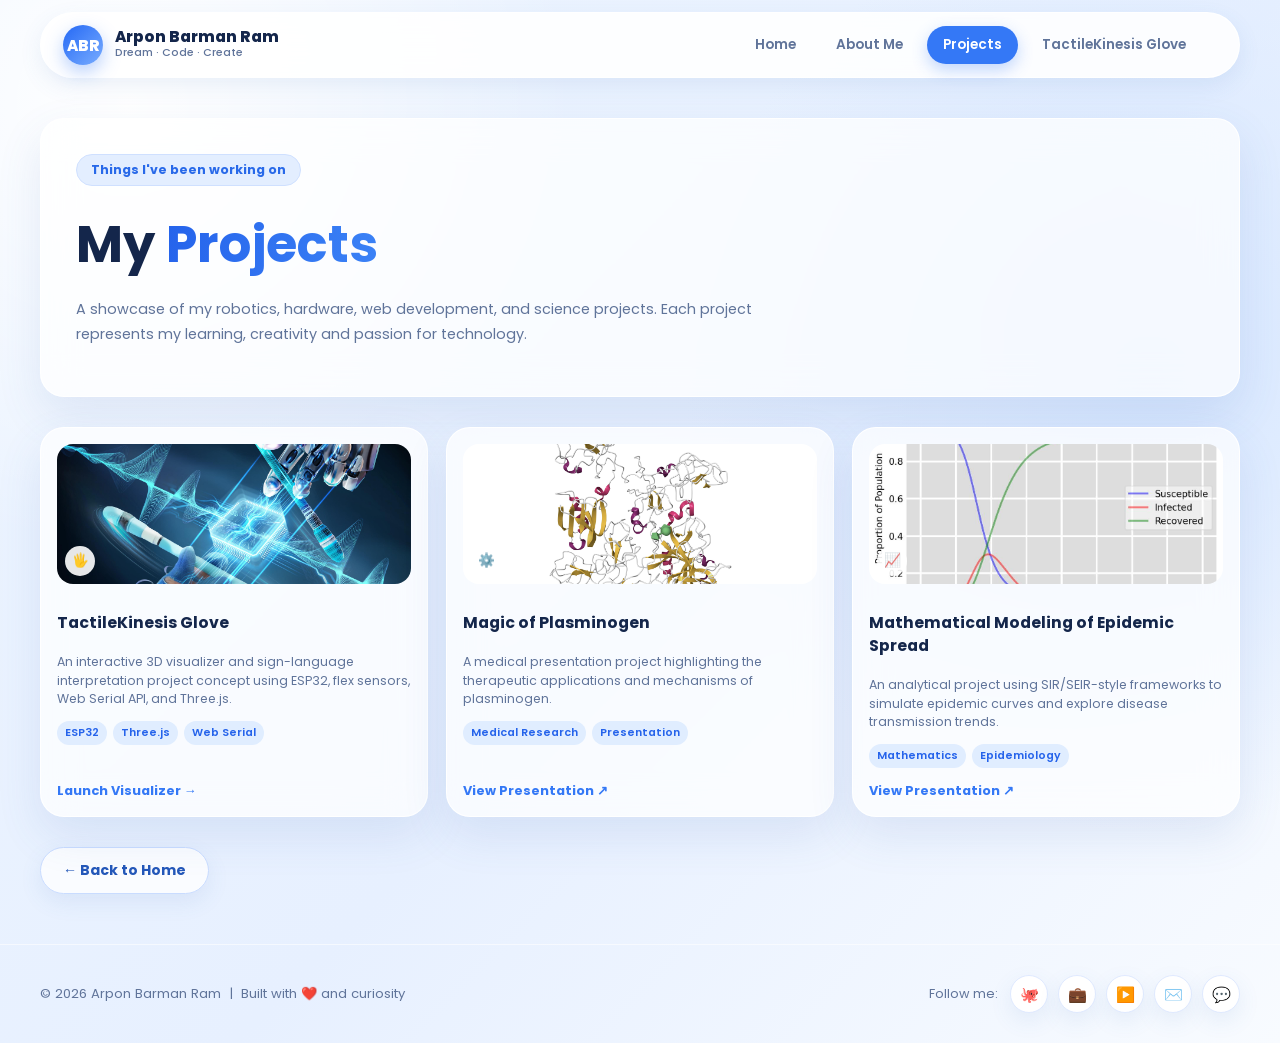
<file: projects.html>
<!DOCTYPE html>
<html lang="en">
<head>
    <meta charset="utf-8">
    <meta name="viewport" content="width=device-width, initial-scale=1">
    <meta name="description" content="Arpon Barman Ram's personal portfolio, coding, robotics and projects.">
    <title>Projects | Arpon Barman Ram</title>
    <link rel="icon" href="https://arponbarman527-debug.github.io/ram-s-site/favicon.png">
    <link rel="icon" type="image/x-icon" href="https://arponbarman527-debug.github.io/ram-s-site/favicon.ico">
    <link rel="preconnect" href="https://fonts.googleapis.com">
    <link rel="preconnect" href="https://fonts.gstatic.com" crossorigin>
    <link href="https://fonts.googleapis.com/css2?family=Poppins:wght@400;500;600;700;800&display=swap" rel="stylesheet">
    <link rel="stylesheet" href="style.css">
</head>
<body>

<!-- Mobile Dropdown Menu (Positioned Below Topbar) -->
<div id="mySidenav" class="sidenav">
    <div class="sidenav-content">
        <a href="index.html">Home</a>
        <a href="about.html">About Me</a>
        <a href="projects.html" class="active">Projects</a>
        <a href="TactileKinesis Glove Control.html">TactileKinesis Glove</a>
    </div>
</div>

<!-- Header Topbar Navigation -->
<header class="topbar">
  <a class="brand" href="index.html">
    <span class="brand-mark">ABR</span>
    <div>
        <div style="font-weight: 800; line-height: 1.1;">Arpon Barman Ram</div>
        <div style="font-size: 0.68rem; color: var(--muted); font-weight: 500;">Dream · Code · Create</div>
    </div>
  </a>

  <!-- PC Menu Options -->
  <nav class="nav">
    <a href="index.html">Home</a>
    <a href="about.html">About Me</a>
    <a class="active" href="projects.html">Projects</a>
    <a href="TactileKinesis Glove Control.html">TactileKinesis Glove</a>
  </nav>

  <!-- Mobile Toggle Button -->
  <button class="menu-toggle" id="menuBtn" aria-label="Toggle navigation" onclick="toggleNav()">☰</button>
</header>

<main class="shell">

    <!-- Page Header Section -->
    <section style="padding: 40px 0 20px;">
        <div class="glass" style="padding: 35px; text-align: left;">
            <span class="eyebrow" style="margin-bottom: 10px;">Things I've been working on</span>
            <h1 style="font-size: clamp(2.2rem, 4vw, 3.2rem); margin: 10px 0; color: var(--ink);">
                My <span class="gradient-text">Projects</span>
            </h1>
            <p class="lead" style="max-width: 700px;">A showcase of my robotics, hardware, web development, and science projects. Each project represents my learning, creativity and passion for technology.</p>
        </div>
    </section>

    <!-- Projects Grid Section (Removed inline repeat(3,1fr) so it's fully responsive) -->
    <section class="section" style="padding-top: 10px;">
        <div class="home-projects-grid">
            
            <!-- Project 1 -->
            <article class="project-card glass">
                <div class="project-img-wrap">
                    <img src="glove.jpg" alt="TactileKinesis Glove Control" class="project-card-img" onerror="this.src='glove.jpg'">
                    <div class="card-badge-icon">🖐️</div>
                </div>
                <h3>TactileKinesis Glove</h3>
                <p>An interactive 3D visualizer and sign-language interpretation project concept using ESP32, flex sensors, Web Serial API, and Three.js.</p>
                <div class="chips">
                    <span class="chip">ESP32</span>
                    <span class="chip">Three.js</span>
                    <span class="chip">Web Serial</span>
                </div>
                <a href="TactileKinesis Glove Control.html" class="card-link-btn">Launch Visualizer →</a>
            </article>

            <!-- Project 2 -->
            <article class="project-card glass">
                <div class="project-img-wrap">
                    <img src="plasminogen.jpg" alt="Magic of Plasminogen" class="project-card-img" onerror="this.src='plasminogen.jpg'">
                    <div class="card-badge-icon">⚙️</div>
                </div>
                <h3>Magic of Plasminogen</h3>
                <p>A medical presentation project highlighting the therapeutic applications and mechanisms of plasminogen.</p>
                <div class="chips">
                    <span class="chip">Medical Research</span>
                    <span class="chip">Presentation</span>
                </div>
                <a href="https://docs.google.com/presentation/d/1rUAm4VxRjeih5W6fN1Zy48l2aLQIKqpShd_dsmbXuk8/edit?usp=sharing&ouid=117319185970063445002&rtpof=true&sd=true" target="_blank" rel="noopener" class="card-link-btn">View Presentation ↗</a>
            </article>

            <!-- Project 3 -->
            <article class="project-card glass">
                <div class="project-img-wrap">
                    <img src="episim.jpg" alt="Mathematical Modeling of Epidemic Spread" class="project-card-img" onerror="this.src='episim.jpg'">
                    <div class="card-badge-icon">📈</div>
                </div>
                <h3>Mathematical Modeling of Epidemic Spread</h3>
                <p>An analytical project using SIR/SEIR-style frameworks to simulate epidemic curves and explore disease transmission trends.</p>
                <div class="chips">
                    <span class="chip">Mathematics</span>
                    <span class="chip">Epidemiology</span>
                </div>
                <a href="https://docs.google.com/presentation/d/126YoHC2vyQuRYYaF3kqBihZD0PdqlN7ceXKFG0ygB7U/edit?usp=sharing" target="_blank" rel="noopener" class="card-link-btn">View Presentation ↗</a>
            </article>

        </div>
    </section>

    <!-- Back to Home Button -->
    <div style="margin: 30px 0 50px; text-align: left;">
        <a class="btn btn-secondary" href="index.html">← Back to Home</a>
    </div>

</main>

<footer>
    <div class="shell" style="display: flex; justify-content: space-between; align-items: center; flex-wrap: wrap; gap: 15px;">
        <div>© <span data-year>2025</span> Arpon Barman Ram &nbsp;|&nbsp; Built with ❤️ and curiosity</div>
        <div style="display: flex; align-items: center; gap: 12px;">
            <span style="font-size: 0.8rem;">Follow me:</span>
            <div class="socials" style="margin:0;">
                <a href="https://github.com/arponbarman527-debug" target="_blank" rel="noopener">🐙</a>
                <a href="https://linkedin.com" target="_blank" rel="noopener">💼</a>
                <a href="https://www.youtube.com/@arpon_braman_ram" target="_blank" rel="noopener">▶️</a>
                <a href="mailto:arponbarman527@gmail.com">✉️</a>
                <a href="https://wa.me/8801798021050" target="_blank" rel="noopener">💬</a>
            </div>
        </div>
    </div>
</footer>

<script src="script.js"></script>
<script src="session-tracker.js"></script>
<script>
    function toggleNav() {
        const sidenav = document.getElementById("mySidenav");
        const menuBtn = document.getElementById("menuBtn");
        if (sidenav.classList.contains("open")) {
            sidenav.classList.remove("open");
            menuBtn.innerHTML = "☰";
        } else {
            sidenav.classList.add("open");
            menuBtn.innerHTML = "✕";
        }
    }
</script>

</body>
</html>
</file>
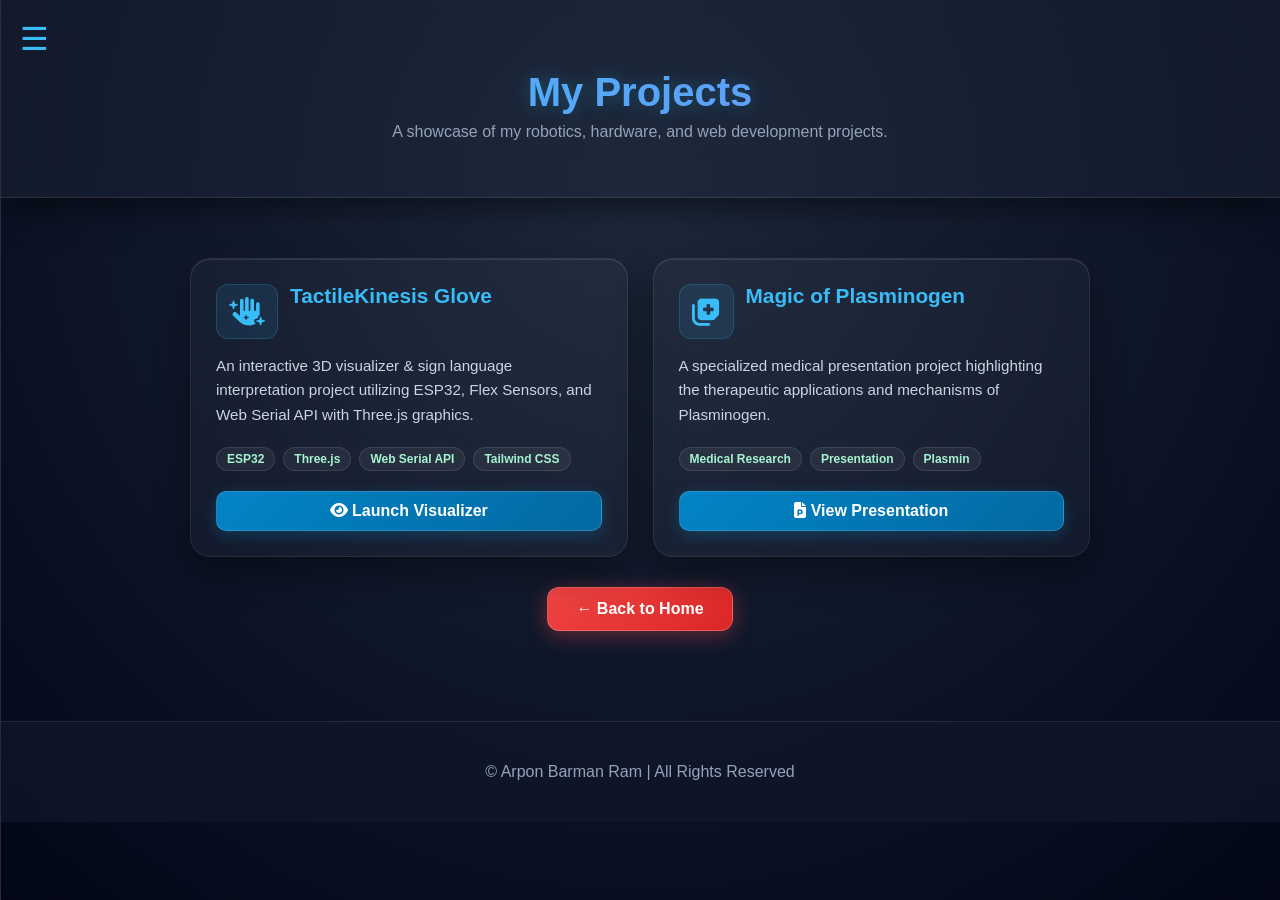
<file: Projects.html>
<!DOCTYPE html>
<html lang="en">
<head>
    <meta charset="UTF-8">
    <meta name="viewport" content="width=device-width, initial-scale=1.0">
    <title>Projects | Arpon Barman Ram</title>
    <link rel="icon" type="image/png" href="https://arponbarman527-debug.github.io/ram-s-site/favicon.png">
    
    <!-- FontAwesome for Icons -->
    <link rel="stylesheet" href="https://cdnjs.cloudflare.com/ajax/libs/font-awesome/6.4.0/css/all.min.css">

    <style>
        /* Spatial Dynamic Background */
        body {
            font-family: 'Segoe UI', Tahoma, Geneva, Verdana, sans-serif;
            margin: 0;
            padding: 0;
            background: radial-gradient(circle at 50% 20%, #1e293b, #0f172a, #020617);
            color: #e2e8f0;
            text-align: center;
            min-height: 100vh;
            overflow-x: hidden;
        }

        /* Spatial Floating Header */
        header {
            background: rgba(30, 41, 59, 0.4);
            backdrop-filter: blur(20px);
            -webkit-backdrop-filter: blur(20px);
            border-bottom: 1px solid rgba(255, 255, 255, 0.1);
            color: white;
            padding: 70px 20px 40px;
            box-shadow: 0 10px 30px rgba(0, 0, 0, 0.5);
        }

        header h1 {
            margin: 0;
            font-size: 2.5rem;
            background: linear-gradient(135deg, #38bdf8, #818cf8);
            -webkit-background-clip: text;
            -webkit-text-fill-color: transparent;
            text-shadow: 0 0 20px rgba(56, 189, 248, 0.3);
        }

        header p {
            color: #94a3b8;
            margin-top: 8px;
            font-size: 1rem;
        }

        section {
            padding: 40px 20px;
            max-width: 900px;
            margin: auto;
            text-align: left;
        }

        /* Grid Layout for Projects */
        .projects-grid {
            display: grid;
            grid-template-columns: repeat(auto-fit, minmax(300px, 1fr));
            gap: 25px;
            margin-top: 20px;
        }

        /* Spatial Glassmorphism Card */
        .project-card {
            background: rgba(255, 255, 255, 0.03);
            backdrop-filter: blur(16px);
            -webkit-backdrop-filter: blur(16px);
            border: 1px solid rgba(255, 255, 255, 0.08);
            padding: 25px;
            border-radius: 20px;
            box-shadow: 0 15px 35px rgba(0, 0, 0, 0.4), inset 0 1px 0 rgba(255, 255, 255, 0.1);
            transition: transform 0.4s ease, box-shadow 0.4s ease, border-color 0.4s ease;
            display: flex;
            flex-direction: column;
            justify-content: space-between;
        }

        .project-card:hover {
            transform: translateY(-8px);
            box-shadow: 0 20px 40px rgba(56, 189, 248, 0.2);
            border-color: rgba(56, 189, 248, 0.4);
        }

        .card-header {
            display: flex;
            items-center: center;
            gap: 12px;
            margin-bottom: 15px;
        }

        .card-icon {
            font-size: 1.8rem;
            color: #38bdf8;
            background: rgba(56, 189, 248, 0.1);
            padding: 12px;
            border-radius: 12px;
            border: 1px solid rgba(56, 189, 248, 0.2);
        }

        .project-card h2 {
            color: #38bdf8;
            margin: 0;
            font-size: 1.3rem;
        }

        .project-card p {
            color: #cbd5e1;
            line-height: 1.6;
            font-size: 0.95rem;
            margin-bottom: 20px;
        }

        /* Tech Stack Badges */
        .tech-stack {
            display: flex;
            flex-wrap: wrap;
            gap: 8px;
            margin-bottom: 20px;
        }

        .tech-badge {
            background: rgba(255, 255, 255, 0.06);
            border: 1px solid rgba(255, 255, 255, 0.1);
            color: #a7f3d0;
            padding: 4px 10px;
            border-radius: 12px;
            font-size: 0.75rem;
            font-weight: 600;
        }

        /* Action Buttons */
        .btn-container {
            margin-top: auto;
        }

        .btn {
            display: inline-block;
            width: 100%;
            padding: 10px 0;
            text-align: center;
            background: linear-gradient(135deg, #0284c7, #0369a1);
            color: white;
            text-decoration: none;
            border-radius: 10px;
            font-weight: bold;
            box-shadow: 0 4px 15px rgba(2, 132, 199, 0.3);
            transition: 0.3s ease;
            border: 1px solid rgba(255, 255, 255, 0.15);
            box-sizing: border-box;
        }

        .btn:hover {
            transform: scale(1.02);
            box-shadow: 0 6px 20px rgba(2, 132, 199, 0.5);
            background: linear-gradient(135deg, #0369a1, #0284c7);
        }

        .back-btn {
            display: inline-block;
            margin-top: 30px;
            padding: 12px 28px;
            background: linear-gradient(135deg, #ef4444, #dc2626);
            color: white;
            text-decoration: none;
            border-radius: 12px;
            font-weight: bold;
            box-shadow: 0 4px 20px rgba(239, 68, 68, 0.4);
            transition: 0.3s ease;
            border: 1px solid rgba(255, 255, 255, 0.2);
        }

        .back-btn:hover {
            transform: scale(1.05);
            box-shadow: 0 6px 25px rgba(239, 68, 68, 0.6);
        }

        footer {
            background: rgba(15, 23, 42, 0.8);
            backdrop-filter: blur(10px);
            border-top: 1px solid rgba(255, 255, 255, 0.08);
            color: #94a3b8;
            padding: 25px;
            margin-top: 50px;
            text-align: center;
        }

        /* Spatial Menu Icon */
        .menu-icon {
            font-size: 32px;
            cursor: pointer;
            position: absolute;
            top: 20px;
            left: 20px;
            color: #38bdf8;
            z-index: 10;
            transition: 0.3s;
        }

        .menu-icon:hover {
            transform: scale(1.1);
        }

        /* Spatial Sidebar Panel */
        .sidenav {
            height: 100%;
            width: 0;
            position: fixed;
            z-index: 20;
            top: 0;
            left: 0;
            background: rgba(15, 23, 42, 0.85);
            backdrop-filter: blur(20px);
            -webkit-backdrop-filter: blur(20px);
            border-right: 1px solid rgba(255, 255, 255, 0.1);
            overflow-x: hidden;
            transition: 0.5s;
            padding-top: 60px;
            text-align: left;
        }

        .sidenav a {
            padding: 12px 12px 12px 32px;
            text-decoration: none;
            font-size: 20px;
            color: #94a3b8;
            display: block;
            transition: 0.3s;
        }

        .sidenav a:hover {
            color: #38bdf8;
            background: rgba(255, 255, 255, 0.05);
        }

        .sidenav .closebtn {
            position: absolute;
            top: 10px;
            right: 25px;
            font-size: 36px;
            color: #94a3b8;
        }
    </style>
</head>
<body>

    <!-- Spatial Menu Button -->
    <span class="menu-icon" onclick="openNav()">&#9776;</span>

    <!-- Spatial Sidebar Panel -->
    <div id="mySidenav" class="sidenav">
        <a href="javascript:void(0)" class="closebtn" onclick="closeNav()">&times;</a>
        <a href="index.html">Home</a>
        <a href="about.html">About Me</a>
        <a href="Projects.html">Projects</a>
        <a href="TactileKinesis Glove Control.html">TactileKinesis Glove Control</a>
    </div>

    <header>
        <h1>My Projects</h1>
        <p>A showcase of my robotics, hardware, and web development projects.</p>
    </header>

    <section>
        <div class="projects-grid">

            <!-- Project 1: TactileKinesis Glove -->
            <div class="project-card">
                <div>
                    <div class="card-header">
                        <i class="fa-solid fa-hand-sparkles card-icon"></i>
                        <h2>TactileKinesis Glove</h2>
                    </div>
                    <p>An interactive 3D visualizer & sign language interpretation project utilizing ESP32, Flex Sensors, and Web Serial API with Three.js graphics.</p>
                    <div class="tech-stack">
                        <span class="tech-badge">ESP32</span>
                        <span class="tech-badge">Three.js</span>
                        <span class="tech-badge">Web Serial API</span>
                        <span class="tech-badge">Tailwind CSS</span>
                    </div>
                </div>
                <div class="btn-container">
                    <a href="TactileKinesis Glove Control.html" class="btn"><i class="fa-solid fa-eye"></i> Launch Visualizer</a>
                </div>
            </div>

            <!-- Project 2: Magic of Plasminogen -->
            <div class="project-card">
                <div>
                    <div class="card-header">
                        <i class="fa-solid fa-notes-medical card-icon"></i>
                        <h2>Magic of Plasminogen</h2>
                    </div>
                    <p>A specialized medical presentation project highlighting the therapeutic applications and mechanisms of Plasminogen.</p>
                    <div class="tech-stack">
                        <span class="tech-badge">Medical Research</span>
                        <span class="tech-badge">Presentation</span>
                        <span class="tech-badge">Plasmin</span>
                    </div>
                </div>
                <div class="btn-container">
                    <a href="https://docs.google.com/presentation/d/1rUAm4VxRjeih5W6fN1Zy48l2aLQIKqpShd_dsmbXuk8/edit?usp=sharing&ouid=117319185970063445002&rtpof=true&sd=true" target="_blank" class="btn"><i class="fa-solid fa-file-powerpoint"></i> View Presentation</a>
                </div>
            </div>

        </div>

        <div style="text-align: center;">
            <a href="index.html" class="back-btn">← Back to Home</a>
        </div>
    </section>

    <footer>
        <p>© Arpon Barman Ram | All Rights Reserved</p>
    </footer>

    <!-- Sidebar Script -->
    <script>
        function openNav() {
            document.getElementById("mySidenav").style.width = "250px";
        }

        function closeNav() {
            document.getElementById("mySidenav").style.width = "0";
        }
    </script>

</body>
  </html>
</file>
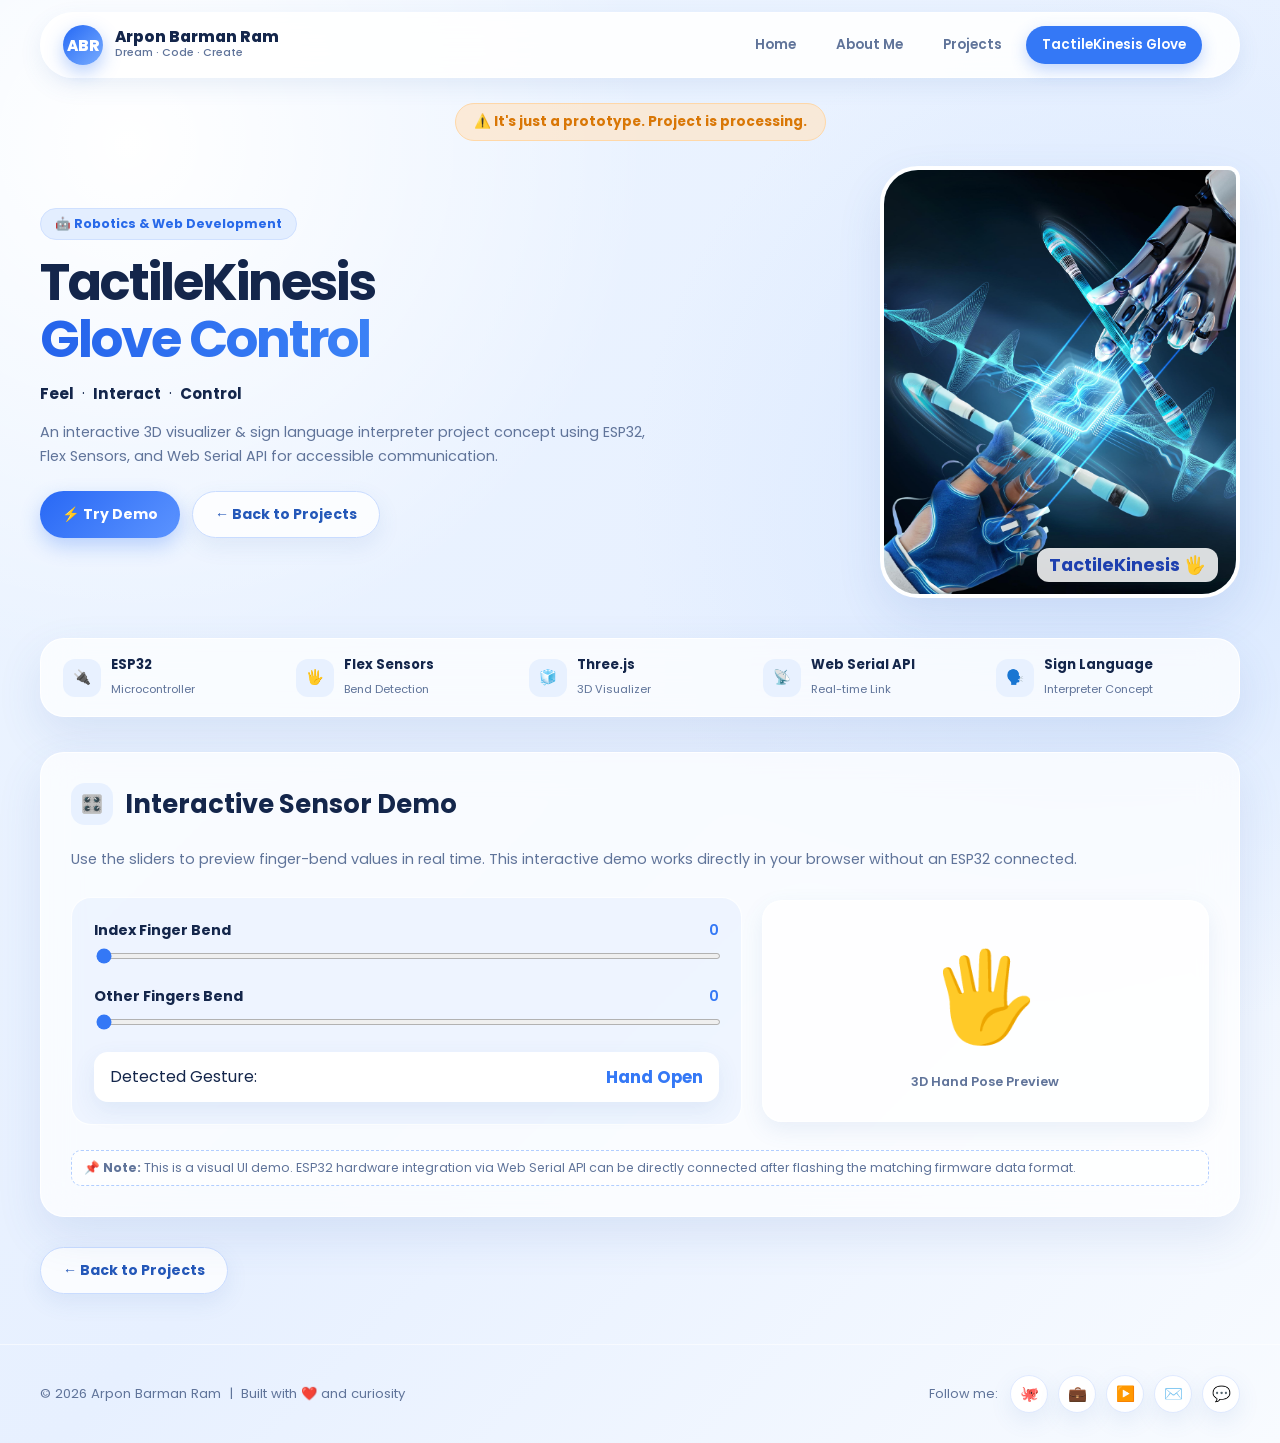
<file: TactileKinesis Glove Control.html>
<!DOCTYPE html>
<html lang="en">
<head>
    <meta charset="utf-8">
    <meta name="viewport" content="width=device-width, initial-scale=1">
    <meta name="description" content="TactileKinesis Glove Control - ESP32 and Flex Sensor 3D Visualizer Project by Arpon Barman Ram.">
    <title>TactileKinesis Glove | Arpon Barman Ram</title>
    <link rel="icon" href="https://arponbarman527-debug.github.io/ram-s-site/favicon.png">
    <link rel="icon" type="image/x-icon" href="https://arponbarman527-debug.github.io/ram-s-site/favicon.ico">
    <link rel="preconnect" href="https://fonts.googleapis.com">
    <link rel="preconnect" href="https://fonts.gstatic.com" crossorigin>
    <link href="https://fonts.googleapis.com/css2?family=Poppins:wght@400;500;600;700;800&display=swap" rel="stylesheet">
    <link rel="stylesheet" href="style.css">
</head>
<body>

<!-- Mobile Dropdown Menu (Positioned Below Topbar) -->
<div id="mySidenav" class="sidenav">
    <div class="sidenav-content">
        <a href="index.html">Home</a>
        <a href="about.html">About Me</a>
        <a href="projects.html">Projects</a>
        <a href="TactileKinesis Glove Control.html" class="active">TactileKinesis Glove</a>
    </div>
</div>

<!-- Header Topbar Navigation -->
<header class="topbar">
  <a class="brand" href="index.html">
    <span class="brand-mark">ABR</span>
    <div>
        <div style="font-weight: 800; line-height: 1.1;">Arpon Barman Ram</div>
        <div style="font-size: 0.68rem; color: var(--muted); font-weight: 500;">Dream · Code · Create</div>
    </div>
  </a>

  <!-- PC Menu Options -->
  <nav class="nav">
    <a href="index.html">Home</a>
    <a href="about.html">About Me</a>
    <a href="projects.html">Projects</a>
    <a class="active" href="TactileKinesis Glove Control.html">TactileKinesis Glove</a>
  </nav>

  <!-- Mobile Toggle Button -->
  <button class="menu-toggle" id="menuBtn" aria-label="Toggle navigation" onclick="toggleNav()">☰</button>
</header>

<main class="shell">

    <!-- Notice Banner -->
    <div style="margin: 25px 0 15px; text-align: center;">
        <span class="eyebrow" style="background: rgba(255, 230, 200, 0.7); border-color: #ffd8a8; color: #d97706; padding: 8px 18px; font-size: 0.85rem;">
            ⚠️ It's just a prototype. Project is processing.
        </span>
    </div>

    <!-- Hero Section Grid -->
    <section class="hero-grid" style="padding-top: 10px;">
        <div class="hero-left">
            <span class="eyebrow">🤖 Robotics & Web Development</span>
            <h1>TactileKinesis <br><span class="gradient-text">Glove Control</span></h1>
            <p class="subtitle"><strong>Feel</strong> &nbsp;·&nbsp; <strong>Interact</strong> &nbsp;·&nbsp; <strong>Control</strong></p>
            <p class="lead">An interactive 3D visualizer & sign language interpreter project concept using ESP32, Flex Sensors, and Web Serial API for accessible communication.</p>
            
            <div class="hero-actions">
                <a href="#visualizer" class="btn btn-primary">⚡ Try Demo</a>
                <a href="projects.html" class="btn btn-secondary">← Back to Projects</a>
            </div>
        </div>

        <div class="hero-center">
            <div class="hero-image-frame" style="max-width: 360px;">
                <img src="glove.jpg" alt="TactileKinesis Glove" class="hero-img" onerror="this.src='glove.jpg'">
                <div class="hero-signature">TactileKinesis 🖐️</div>
            </div>
        </div>
    </section>

    <!-- Core Technologies Section -->
    <section class="status-bar glass">
        <div class="status-item">
            <div class="icon-box">🔌</div>
            <div>
                <strong>ESP32</strong>
                <span>Microcontroller</span>
            </div>
        </div>
        <div class="status-item">
            <div class="icon-box">🖐️</div>
            <div>
                <strong>Flex Sensors</strong>
                <span>Bend Detection</span>
            </div>
        </div>
        <div class="status-item">
            <div class="icon-box">🧊</div>
            <div>
                <strong>Three.js</strong>
                <span>3D Visualizer</span>
            </div>
        </div>
        <div class="status-item">
            <div class="icon-box">📡</div>
            <div>
                <strong>Web Serial API</strong>
                <span>Real-time Link</span>
            </div>
        </div>
        <div class="status-item">
            <div class="icon-box">🗣️</div>
            <div>
                <strong>Sign Language</strong>
                <span>Interpreter Concept</span>
            </div>
        </div>
    </section>

    <!-- Interactive Visualizer Demo Section -->
    <section id="visualizer" class="glass info-card" style="padding: 30px; margin-bottom: 30px;">
        <div class="card-header-flex" style="margin-bottom: 8px;">
            <div class="icon-box">🎛️</div>
            <h2 style="font-size: 1.6rem; margin: 0;">Interactive Sensor Demo</h2>
        </div>
        <p class="lead" style="margin-bottom: 25px;">Use the sliders to preview finger-bend values in real time. This interactive demo works directly in your browser without an ESP32 connected.</p>

        <div class="glove-demo-grid">
            <!-- Sliders Control Card -->
            <div class="demo-controls-card">
                <div style="margin-bottom: 20px;">
                    <div style="display: flex; justify-content: space-between; font-size: 0.9rem; font-weight: 600;">
                        <label for="indexRange"><strong>Index Finger Bend</strong></label>
                        <span id="indexValue" style="color: var(--blue);">0</span>
                    </div>
                    <input id="indexRange" type="range" min="0" max="4095" value="0" class="custom-range">
                </div>

                <div style="margin-bottom: 20px;">
                    <div style="display: flex; justify-content: space-between; font-size: 0.9rem; font-weight: 600;">
                        <label for="otherRange"><strong>Other Fingers Bend</strong></label>
                        <span id="otherValue" style="color: var(--blue);">0</span>
                    </div>
                    <input id="otherRange" type="range" min="0" max="4095" value="0" class="custom-range">
                </div>

                <div class="gesture-status-box">
                    <span>Detected Gesture:</span>
                    <strong id="gesture" style="color: var(--blue); font-size: 1.05rem;">Hand Open</strong>
                </div>
            </div>

            <!-- Visual Hand Preview Box -->
            <div class="demo-preview-card">
                <div id="handPreview" class="hand-emoji-preview">🖐️</div>
                <div style="margin-top: 10px; font-size: 0.8rem; color: var(--muted); font-weight: 600;">3D Hand Pose Preview</div>
            </div>
        </div>

        <div class="cert-notice" style="margin-top: 25px;">
            <p class="small-muted">📌 <strong>Note:</strong> This is a visual UI demo. ESP32 hardware integration via Web Serial API can be directly connected after flashing the matching firmware data format.</p>
        </div>
    </section>

    <!-- Back Row Link -->
    <div style="margin: 30px 0 50px; text-align: left;">
        <a class="btn btn-secondary" href="projects.html">← Back to Projects</a>
    </div>

</main>

<footer>
    <div class="shell" style="display: flex; justify-content: space-between; align-items: center; flex-wrap: wrap; gap: 15px;">
        <div>© <span data-year>2025</span> Arpon Barman Ram &nbsp;|&nbsp; Built with ❤️ and curiosity</div>
        <div style="display: flex; align-items: center; gap: 12px;">
            <span style="font-size: 0.8rem;">Follow me:</span>
            <div class="socials" style="margin:0;">
                <a href="https://github.com/arponbarman527-debug" target="_blank" rel="noopener">🐙</a>
                <a href="https://linkedin.com" target="_blank" rel="noopener">💼</a>
                <a href="https://www.youtube.com/@arpon_braman_ram" target="_blank" rel="noopener">▶️</a>
                <a href="mailto:arponbarman527@gmail.com">✉️</a>
                <a href="https://wa.me/8801798021050" target="_blank" rel="noopener">💬</a>
            </div>
        </div>
    </div>
</footer>

<script src="script.js"></script>
<script src="session-tracker.js"></script>
<script>
    function toggleNav() {
        const sidenav = document.getElementById("mySidenav");
        const menuBtn = document.getElementById("menuBtn");
        if (sidenav.classList.contains("open")) {
            sidenav.classList.remove("open");
            menuBtn.innerHTML = "☰";
        } else {
            sidenav.classList.add("open");
            menuBtn.innerHTML = "✕";
        }
    }

    /* Interactive Demo Slider Logic */
    const ir = document.getElementById('indexRange');
    const or = document.getElementById('otherRange');

    function refresh() {
        const a = +ir.value;
        const b = +or.value;
        const avg = (a + b) / 2;
        
        document.getElementById('indexValue').textContent = a;
        document.getElementById('otherValue').textContent = b;
        document.getElementById('gesture').textContent = avg < 800 ? 'Hand Open 🖐️' : avg < 2800 ? 'Partial Bend 🤏' : 'Fist / Closed ✊';
        document.getElementById('handPreview').style.transform = 'rotate(' + (avg / 4095 * 24 - 12) + 'deg) scale(' + (1 - avg / 4095 * 0.15) + ')';
    }

    ir.addEventListener('input', refresh);
    or.addEventListener('input', refresh);
</script>

</body>
</html>
</file>
<file: style.css>
@import url('https://fonts.googleapis.com/css2?family=Hind+Siliguri:wght@400;500;600;700&family=Poppins:wght@400;500;600;700;800&display=swap');

:root {
    --bg: #eef5ff;
    --ink: #14264b;
    --muted: #60749a;
    --blue: #3478f6;
    --blue2: #76a7ff;
    --glass: rgba(255, 255, 255, 0.72);
    --line: rgba(255, 255, 255, 0.95);
    --shadow: 0 18px 45px rgba(66, 111, 180, 0.12);
    --soft: 0 8px 22px rgba(73, 119, 190, 0.1);
}

* { box-sizing: border-box; }
html { scroll-behavior: smooth; }

body {
    margin: 0;
    background: radial-gradient(circle at 10% 10%, #fff 0, transparent 30%), 
                radial-gradient(circle at 90% 35%, #d7e7ff 0, transparent 35%), 
                linear-gradient(135deg, #edf5ff, #e7f0ff 55%, #f8fbff);
    color: var(--ink);
    font-family: 'Poppins', 'Hind Siliguri', sans-serif;
    min-height: 100vh;
}

a { color: inherit; text-decoration: none; }
button { font: inherit; }

p a, .info-card a, section a:not(.btn):not(.card-link-btn) {
    color: var(--blue);
    font-weight: 600;
    text-decoration: underline;
    text-underline-offset: 3px;
    transition: color 0.2s;
}

p a:hover, .info-card a:hover, section a:not(.btn):not(.card-link-btn):hover {
    color: #1d4ed8;
}

.shell { width: min(1200px, calc(100% - 36px)); margin: auto; }

/* Glass Card */
.glass {
    background: var(--glass);
    border: 1px solid var(--line);
    box-shadow: var(--shadow);
    backdrop-filter: blur(18px);
    border-radius: 24px;
}

/* Header & Topbar */
.topbar {
    position: sticky; top: 12px; z-index: 30;
    margin: 12px auto 0; width: min(1200px, calc(100% - 24px));
    padding: 12px 22px; display: flex; align-items: center; justify-content: space-between; gap: 18px;
    background: rgba(255, 255, 255, 0.88); border: 1px solid var(--line);
    border-radius: 999px; box-shadow: var(--soft); backdrop-filter: blur(18px);
}

.brand { display: flex; align-items: center; gap: 12px; font-size: 0.95rem; }
.brand-mark {
    display: grid; place-items: center; width: 40px; height: 40px;
    color: white; font-weight: 800; background: linear-gradient(135deg, #2468f5, #79adff);
    border-radius: 50%; box-shadow: 0 7px 18px rgba(52, 120, 246, 0.35);
}

/* PC Navigation */
.nav { 
    display: flex; 
    align-items: center; 
    gap: 8px; 
    margin-left: auto; 
    margin-right: 15px; 
}
.nav a {
    padding: 9px 16px; border-radius: 999px; color: var(--muted);
    font-size: 0.85rem; font-weight: 600; transition: 0.2s;
    text-decoration: none;
}
.nav a:hover, .nav a.active {
    background: #3478f6; color: white; box-shadow: 0 6px 16px rgba(52, 120, 246, 0.3);
}

.menu-toggle { display: none; }

/* Mobile Dropdown Menu */
.sidenav {
    position: fixed;
    top: 75px;
    left: 50%;
    transform: translateX(-50%);
    width: min(1200px, calc(100% - 32px));
    max-height: 0;
    opacity: 0;
    overflow: hidden;
    z-index: 25;
    transition: max-height 0.35s ease, opacity 0.25s ease, padding 0.35s ease;
    background: rgba(235, 243, 255, 0.92);
    border: 1px solid rgba(255, 255, 255, 0.9);
    border-radius: 24px;
    box-shadow: 0 15px 35px rgba(52, 120, 246, 0.15);
    backdrop-filter: blur(20px);
    padding: 0 12px;
}

.sidenav.open {
    max-height: 280px;
    opacity: 1;
    padding: 12px;
}

.sidenav-content {
    display: flex;
    flex-direction: column;
    gap: 8px;
}

.sidenav a {
    padding: 12px 20px;
    border-radius: 16px;
    font-weight: 600;
    color: var(--ink);
    font-size: 0.95rem;
    text-decoration: none;
    text-align: center;
    background: rgba(255, 255, 255, 0.6);
    border: 1px solid rgba(255, 255, 255, 0.8);
    transition: 0.2s;
}

.sidenav a:hover, .sidenav a.active {
    background: #3478f6;
    color: white;
    box-shadow: 0 6px 16px rgba(52, 120, 246, 0.25);
}

/* Hero Section Grid */
.hero-grid {
    display: grid; grid-template-columns: 1.2fr 1fr;
    gap: 40px; align-items: center; padding: 50px 0 30px;
}
.hero-center { display: flex; justify-content: flex-end; position: relative; }

.eyebrow {
    display: inline-flex; align-items: center; gap: 8px;
    background: #e3eeff; border: 1px solid #cfe0ff; border-radius: 999px;
    padding: 6px 14px; color: #2869e9; font-size: 0.78rem; font-weight: 700;
}

.hero-left h1 { font-size: clamp(2.2rem, 4vw, 3.4rem); line-height: 1.1; margin: 14px 0 10px; letter-spacing: -0.04em; }
.gradient-text { background: linear-gradient(100deg, #2563eb, #3b82f6); -webkit-background-clip: text; background-clip: text; color: transparent; }
.subtitle { font-size: 0.95rem; color: var(--ink); margin-bottom: 10px; }
.lead { color: var(--muted); line-height: 1.7; font-size: 0.9rem; }

.hero-actions { display: flex; gap: 12px; flex-wrap: wrap; margin: 22px 0 18px; }
.btn {
    display: inline-flex; align-items: center; justify-content: center; gap: 8px;
    padding: 12px 22px; border-radius: 999px; font-weight: 700; font-size: 0.88rem; transition: 0.2s;
    text-decoration: none;
}
.btn-primary { color: white; background: linear-gradient(135deg, #2868f5, #5c94ff); box-shadow: 0 8px 20px rgba(52, 120, 246, 0.3); }
.btn-secondary { color: #2458b9; background: rgba(255, 255, 255, 0.8); border: 1px solid #c9dcff; box-shadow: var(--soft); }
.btn:hover { transform: translateY(-2px); }

.socials { display: flex; gap: 10px; }
.socials a {
    width: 38px; height: 38px; display: grid; place-items: center;
    border-radius: 50%; background: #fff; border: 1px solid #e0eaff; box-shadow: var(--soft); font-size: 0.95rem;
    text-decoration: none;
}

/* Center Image Container */
.hero-image-frame {
    position: relative; width: 100%; max-width: 320px; aspect-ratio: 4/4.8;
    background: #dff0ff; border-radius: 38px 12px 38px 38px;
    border: 4px solid #ffffff; box-shadow: var(--shadow); overflow: hidden;
}
.hero-img { width: 100%; height: 100%; object-fit: cover; object-position: center; display: block; }
.hero-signature {
    position: absolute; bottom: 12px; right: 18px;
    font-family: 'Poppins', cursive; font-weight: 700; color: #1e40af; font-size: 1.1rem;
    background: rgba(255, 255, 255, 0.85); padding: 4px 12px; border-radius: 12px; backdrop-filter: blur(6px);
}

/* Status Bar */
.status-bar {
    display: grid; grid-template-columns: repeat(5, 1fr); gap: 12px;
    padding: 16px 22px; margin: 10px 0 35px;
}
.status-item { display: flex; align-items: center; gap: 10px; }
.status-item .icon-box {
    width: 38px; height: 38px; min-width: 38px; display: grid; place-items: center;
    border-radius: 12px; background: #e8f1ff; color: var(--blue); font-weight: 700; font-size: 0.9rem;
}
.status-item strong { display: block; font-size: 0.82rem; color: var(--ink); }
.status-item span { font-size: 0.7rem; color: var(--muted); }

/* Featured Projects Grid */
.section-header-flex { display: flex; justify-content: space-between; align-items: flex-end; margin-bottom: 20px; }
.home-projects-grid { display: grid; grid-template-columns: repeat(3, 1fr); gap: 18px; }

.project-card { padding: 16px; display: flex; flex-direction: column; }
.project-img-wrap { position: relative; width: 100%; height: 140px; border-radius: 16px; overflow: hidden; margin-bottom: 12px; }
.project-card-img { width: 100%; height: 100%; object-fit: cover; display: block; }
.card-badge-icon {
    position: absolute; bottom: 8px; left: 8px; width: 30px; height: 30px;
    background: rgba(255, 255, 255, 0.9); border-radius: 50%; display: grid; place-items: center; font-size: 0.85rem;
}

.project-card h3 { font-size: 0.98rem; margin-bottom: 6px; color: var(--ink); }
.project-card p { font-size: 0.78rem; color: var(--muted); line-height: 1.5; margin-bottom: 12px; }
.chips { display: flex; gap: 6px; flex-wrap: wrap; margin-bottom: 14px; }
.chip { font-size: 0.68rem; font-weight: 600; color: #2563eb; background: #e0edff; padding: 4px 8px; border-radius: 999px; }
.card-link-btn { margin-top: auto; font-size: 0.8rem; font-weight: 700; color: var(--blue); text-decoration: none; }

/* Quote Card Mountain */
.quote-card-wrap {
    position: relative; border-radius: 24px; overflow: hidden;
    min-height: 280px; display: flex; flex-direction: column; justify-content: flex-end; padding: 22px; color: white;
}
.quote-bg-img { position: absolute; inset: 0; width: 100%; height: 100%; object-fit: cover; z-index: 1; }
.quote-overlay { position: relative; z-index: 2; background: linear-gradient(to top, rgba(15,23,42,0.85), transparent); margin: -22px; padding: 22px; }
.quote-icon { font-size: 2.2rem; color: #93c5fd; line-height: 1; }
.quote-text { font-size: 1.1rem; font-weight: 700; line-height: 1.3; margin: 6px 0; }
.quote-author { font-size: 0.78rem; color: #cbd5e1; }

/* About Me Page Grid & Component Styles */
.about-grid {
    display: grid;
    grid-template-columns: repeat(2, 1fr);
    gap: 22px;
    margin-bottom: 20px;
}

.info-card {
    padding: 26px;
    display: flex;
    flex-direction: column;
}

.card-header-flex {
    display: flex;
    align-items: center;
    gap: 12px;
    margin-bottom: 14px;
}

.card-header-flex h2 {
    margin: 0;
    font-size: 1.3rem;
    color: var(--ink);
}

.card-header-flex .icon-box {
    width: 42px;
    height: 42px;
    display: grid;
    place-items: center;
    border-radius: 14px;
    background: #e8f1ff;
    font-size: 1.1rem;
}

/* Biography 2 Photos Side-by-Side Fixed */
.bio-card {
    display: flex;
    flex-direction: column;
    gap: 20px;
}

.bio-photos {
    display: flex;
    gap: 12px;
    width: 100%;
    max-width: 320px;
    margin: 0 auto 10px;
}

.photo-frame {
    flex: 1;
    width: 50%;
    height: 160px;
    border-radius: 18px;
    overflow: hidden;
    border: 3px solid #ffffff;
    box-shadow: var(--soft);
    background: #dff0ff;
}

.photo-frame img {
    width: 100%;
    height: 100%;
    object-fit: cover;
    object-position: center;
    display: block;
}

.dob-box {
    margin-top: 15px;
    padding: 10px 14px;
    background: rgba(227, 238, 255, 0.6);
    border-radius: 12px;
    font-size: 0.85rem;
}

.result-box {
    background: rgba(227, 238, 255, 0.5);
    border-radius: 14px;
    padding: 12px 16px;
    margin: 12px 0;
    font-size: 0.88rem;
}

.school-links a {
    color: var(--blue);
    font-weight: 600;
    text-decoration: underline;
}

/* Side Image Layouts for Skill & Outside Screen */
.skill-card, .env-card {
    display: grid;
    grid-template-columns: 0.8fr 1.2fr;
    gap: 20px;
    align-items: center;
}

.env-card {
    grid-template-columns: 1.2fr 0.8fr;
}

.card-side-image {
    width: 100%;
    height: 180px;
    border-radius: 18px;
    overflow: hidden;
    border: 3px solid #ffffff;
    box-shadow: var(--soft);
}

.card-side-image img {
    width: 100%;
    height: 100%;
    object-fit: cover;
    display: block;
}

.cert-notice {
    margin-top: 15px;
    padding: 8px 12px;
    background: rgba(255, 255, 255, 0.7);
    border-radius: 10px;
    border: 1px dashed #b2ceff;
}

.small-muted {
    font-size: 0.78rem;
    color: var(--muted);
    margin: 0;
}

/* TactileKinesis Glove Demo Specific Styles */
.glove-demo-grid {
    display: grid;
    grid-template-columns: 1.2fr 0.8fr;
    gap: 20px;
    align-items: center;
}

.demo-controls-card {
    background: rgba(227, 238, 255, 0.5);
    border: 1px solid rgba(255, 255, 255, 0.9);
    border-radius: 20px;
    padding: 22px;
}

.custom-range {
    width: 100%;
    margin-top: 10px;
    accent-color: var(--blue);
    cursor: pointer;
    height: 6px;
    border-radius: 5px;
}

.gesture-status-box {
    margin-top: 15px;
    padding: 12px 16px;
    background: #ffffff;
    border-radius: 14px;
    display: flex;
    justify-content: space-between;
    align-items: center;
    box-shadow: var(--soft);
}

.demo-preview-card {
    display: flex;
    flex-direction: column;
    align-items: center;
    justify-content: center;
    background: rgba(255, 255, 255, 0.7);
    border: 1px solid var(--line);
    border-radius: 20px;
    padding: 30px;
    box-shadow: var(--soft);
    min-height: 200px;
}

.hand-emoji-preview {
    font-size: 5.5rem;
    transition: transform 0.2s cubic-bezier(0.175, 0.885, 0.32, 1.275);
    user-select: none;
}

/* Footer */
footer { padding: 30px 0; color: var(--muted); font-size: 0.82rem; border-top: 1px solid rgba(255,255,255,0.6); margin-top: 40px; }

/* Responsive Media Queries */
@media (max-width: 1024px) {
    .hero-grid { grid-template-columns: 1fr 1fr; }
    .status-bar { grid-template-columns: repeat(3, 1fr); }
    .home-projects-grid { grid-template-columns: repeat(2, 1fr); }
}

@media (max-width: 900px) {
    .about-grid {
        grid-template-columns: 1fr;
    }
    .skill-card, .env-card {
        grid-template-columns: 1fr;
    }
    .env-card .card-side-image {
        order: 2;
    }
    .card-side-image {
        height: 200px;
    }
}

@media (max-width: 768px) {
    .nav { display: none; }
    .menu-toggle { 
        display: block !important; 
        border: 0; background: #edf4ff; border-radius: 50%; 
        width: 42px; height: 42px; display: grid; place-items: center; 
        color: var(--blue); cursor: pointer; font-size: 1.2rem;
        box-shadow: var(--soft);
        margin-left: auto;
    }
    .hero-grid { grid-template-columns: 1fr; text-align: center; }
    .hero-center { justify-content: center; margin-top: 20px; }
    .hero-actions, .socials { justify-content: center; }
    .status-bar { grid-template-columns: repeat(2, 1fr); }
    .home-projects-grid { grid-template-columns: 1fr; }
    .glove-demo-grid { grid-template-columns: 1fr; }
}

@media (min-width: 769px) {
    .menu-toggle { display: none !important; }
    #mySidenav { display: none !important; }
}
</file>
